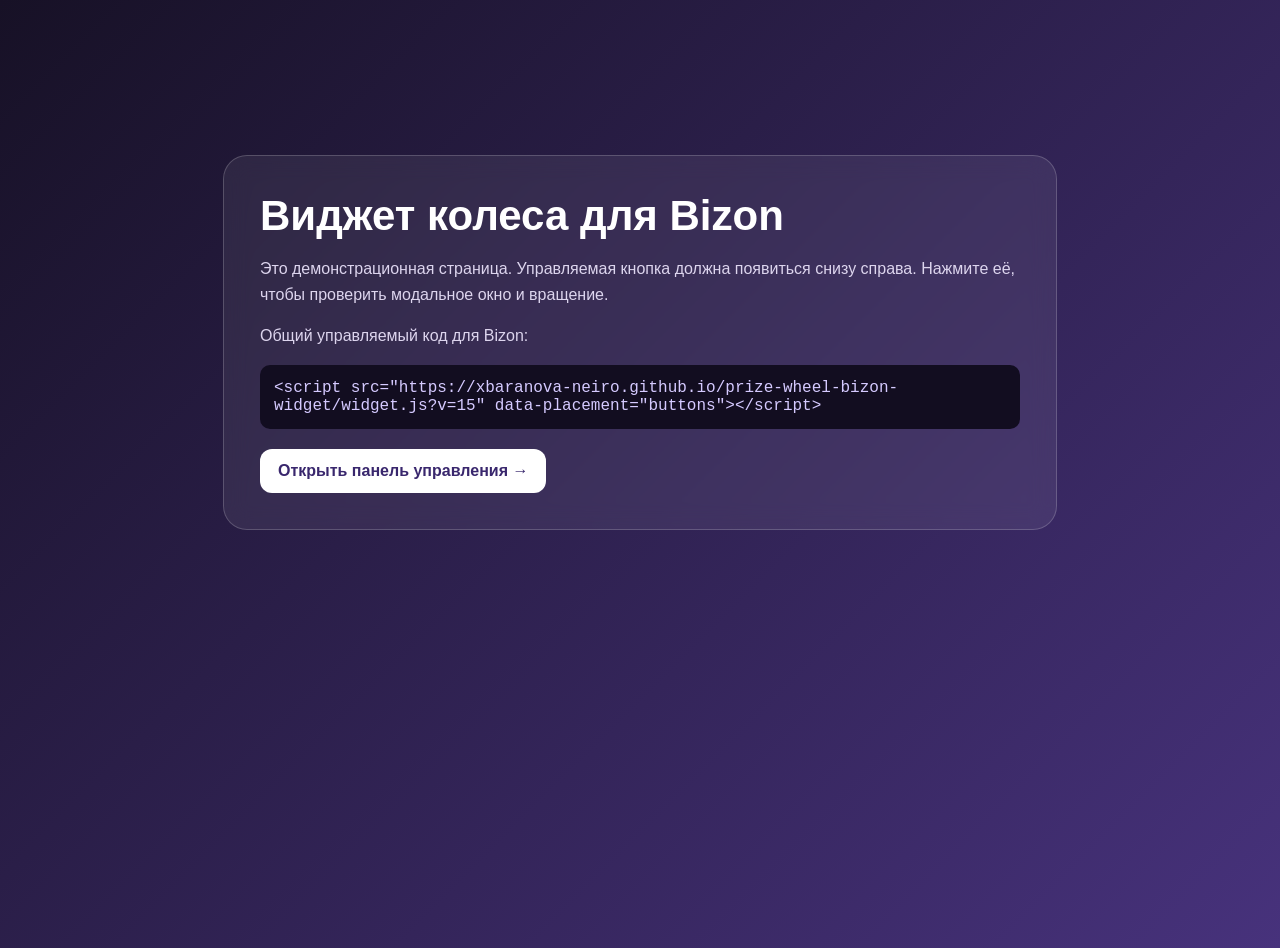
<file: index.html>
<!doctype html><html lang="ru"><head><meta charset="utf-8"><meta name="viewport" content="width=device-width,initial-scale=1"><title>Bizon Prize Wheel Widget</title><style>body{margin:0;min-height:100vh;background:linear-gradient(135deg,#171126,#47327c);color:#fff;font:16px Arial,sans-serif;display:grid;place-items:center;padding:24px}.card{max-width:760px;padding:36px;border:1px solid #ffffff30;border-radius:24px;background:#ffffff12;backdrop-filter:blur(12px)}h1{font-size:42px;margin:0 0 12px}p{line-height:1.6;color:#ddd5ee}code{display:block;padding:14px;border-radius:10px;background:#120d20;overflow:auto;color:#d5caff}.admin{display:inline-flex;margin-top:20px;padding:13px 18px;border-radius:12px;background:#fff;color:#39276d;text-decoration:none;font-weight:800}</style></head><body><main class="card"><h1>Виджет колеса для Bizon</h1><p>Это демонстрационная страница. Управляемая кнопка должна появиться снизу справа. Нажмите её, чтобы проверить модальное окно и вращение.</p><p>Общий управляемый код для Bizon:</p><code>&lt;script src="https://xbaranova-neiro.github.io/prize-wheel-bizon-widget/widget.js?v=15" data-placement="buttons"&gt;&lt;/script&gt;</code><a class="admin" href="admin.html?v=5">Открыть панель управления →</a></main><script src="widget.js?v=15" defer></script></body></html>
</file>
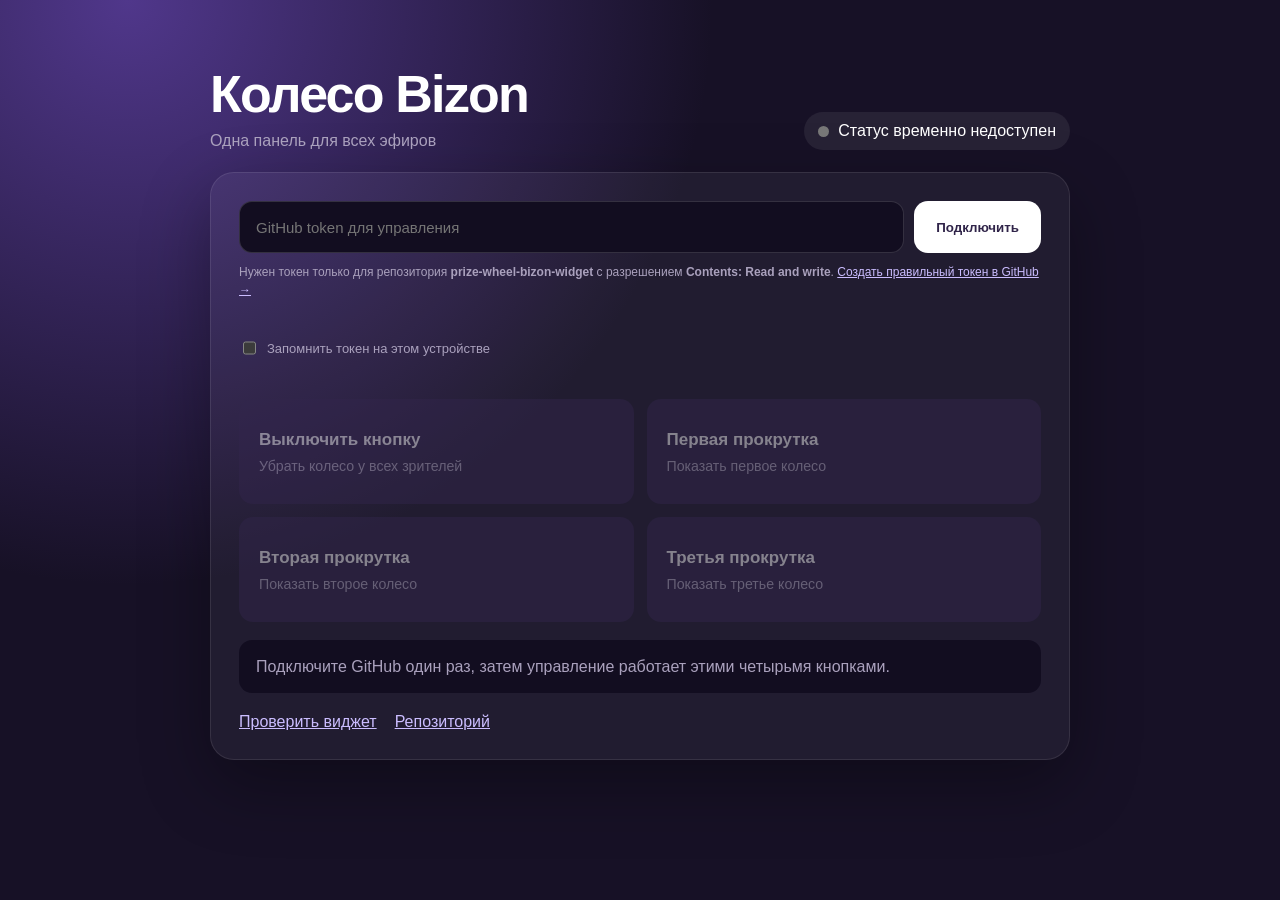
<file: admin.html>
<!doctype html>
<html lang="ru">
<head>
  <meta charset="utf-8">
  <meta name="viewport" content="width=device-width,initial-scale=1">
  <title>Управление колесом Bizon</title>
  <style>
    :root{color-scheme:dark;--bg:#171126;--panel:#241a3b;--muted:#aaa1bd;--purple:#7255ec;--green:#1eae71;--red:#e34e69}*{box-sizing:border-box}body{margin:0;min-height:100vh;padding:24px;background:radial-gradient(circle at 10% 0,#50378b 0,transparent 40%),var(--bg);color:#fff;font:16px Arial,sans-serif}.shell{width:min(860px,100%);margin:40px auto}.top{display:flex;justify-content:space-between;align-items:flex-end;gap:20px;margin-bottom:22px}h1{margin:0;font-size:clamp(30px,6vw,52px);letter-spacing:-1.8px}.subtitle{margin:8px 0 0;color:var(--muted)}.live{display:flex;align-items:center;gap:9px;padding:10px 14px;border-radius:999px;background:#ffffff12;white-space:nowrap}.dot{width:11px;height:11px;border-radius:50%;background:#777}.dot.on{background:#30d88d;box-shadow:0 0 16px #30d88d}.panel{padding:28px;border:1px solid #ffffff18;border-radius:24px;background:#ffffff0c;box-shadow:0 25px 70px #0005}.auth{display:grid;grid-template-columns:1fr auto;gap:10px;margin-bottom:22px}.auth input{min-width:0;height:52px;border:1px solid #ffffff25;border-radius:13px;padding:0 16px;background:#120d20;color:#fff;font-size:15px}.auth button,.state{border:0;border-radius:14px;color:#fff;font-weight:800;cursor:pointer}.auth button{padding:0 22px;background:#fff;color:#302449}.hint{grid-column:1/-1;margin:0;color:var(--muted);font-size:12px;line-height:1.5}.hint a{color:#cbbdff}.grid{display:grid;grid-template-columns:repeat(2,1fr);gap:13px}.state{min-height:105px;padding:18px;text-align:left;background:#33264d;border:2px solid transparent;font-size:17px}.state small{display:block;margin-top:8px;color:#b9b0ca;font-weight:400}.state:hover{transform:translateY(-2px);background:#3d2e5b}.state.active{border-color:#fff;background:linear-gradient(135deg,#7255ec,#5132c3);box-shadow:0 12px 35px #6548e84a}.state.off.active{background:linear-gradient(135deg,#e34e69,#aa2942)}.state:disabled{opacity:.45;cursor:not-allowed;transform:none}.message{min-height:52px;margin:18px 0 0;padding:15px 17px;border-radius:13px;background:#120d20;color:var(--muted);line-height:1.45}.message.ok{color:#8ef0bf}.message.error{color:#ff9caf}.links{display:flex;gap:18px;flex-wrap:wrap;margin-top:20px}.links a{color:#cbbdff}.token-row{display:flex;align-items:center;gap:8px;margin-top:10px;color:var(--muted);font-size:13px}@media(max-width:620px){body{padding:14px}.shell{margin:20px auto}.top{align-items:flex-start;flex-direction:column}.panel{padding:18px}.auth{grid-template-columns:1fr}.auth button{height:48px}.grid{grid-template-columns:1fr}.state{min-height:82px}}
  </style>
</head>
<body>
  <main class="shell">
    <div class="top"><div><h1>Колесо Bizon</h1><p class="subtitle">Одна панель для всех эфиров</p></div><div class="live"><i class="dot"></i><span id="current">Загружаю статус…</span></div></div>
    <section class="panel">
      <div class="auth">
        <input id="token" type="password" autocomplete="off" placeholder="GitHub token для управления">
        <button id="connect" type="button">Подключить</button>
        <p class="hint">Нужен токен только для репозитория <b>prize-wheel-bizon-widget</b> с разрешением <b>Contents: Read and write</b>. <a href="https://github.com/settings/personal-access-tokens/new?name=Prize-Wheel-Panel&description=Control+the+Bizon+prize+wheel&target_name=xbaranova-neiro&expires_in=366&contents=write" target="_blank" rel="noopener">Создать правильный токен в GitHub →</a></p>
        <label class="token-row"><input id="remember" type="checkbox"> Запомнить токен на этом устройстве</label>
      </div>
      <div class="grid">
        <button class="state off" data-state="off" disabled>Выключить кнопку<small>Убрать колесо у всех зрителей</small></button>
        <button class="state" data-state="1" disabled>Первая прокрутка<small>Показать первое колесо</small></button>
        <button class="state" data-state="2" disabled>Вторая прокрутка<small>Показать второе колесо</small></button>
        <button class="state" data-state="3" disabled>Третья прокрутка<small>Показать третье колесо</small></button>
      </div>
      <p class="message" id="message">Подключите GitHub один раз, затем управление работает этими четырьмя кнопками.</p>
      <nav class="links"><a href="./" target="_blank">Проверить виджет</a><a href="https://github.com/xbaranova-neiro/prize-wheel-bizon-widget" target="_blank">Репозиторий</a></nav>
    </section>
  </main>
  <script>
    (()=>{
      'use strict';
      const owner='xbaranova-neiro',repo='prize-wheel-bizon-widget',branch='main';
      const repoApi=`https://api.github.com/repos/${owner}/${repo}`,api=`${repoApi}/contents/config.js`;
      const publicConfig='https://raw.githubusercontent.com/xbaranova-neiro/prize-wheel-bizon-widget/main/config.js',prefix='window.__BIZON_PRIZE_WHEEL_CONFIG__=';
      const tokenInput=document.querySelector('#token'),connect=document.querySelector('#connect'),remember=document.querySelector('#remember'),message=document.querySelector('#message'),current=document.querySelector('#current'),dot=document.querySelector('.dot'),buttons=[...document.querySelectorAll('.state')];
      let token=sessionStorage.getItem('pw-admin-token')||localStorage.getItem('pw-admin-token')||'',config=null,sha='';
      if(token){tokenInput.value=token;remember.checked=!!localStorage.getItem('pw-admin-token');}
      const setMessage=(text,type='')=>{message.textContent=text;message.className='message '+type;};
      const markState=state=>{buttons.forEach(button=>button.classList.toggle('active',button.dataset.state===String(state??'off')));current.textContent=state?`Включена прокрутка №${state}`:'Кнопка выключена';dot.classList.toggle('on',!!state);};
      const enable=value=>buttons.forEach(button=>button.disabled=!value);
      const headers=()=>({'Accept':'application/vnd.github+json','Authorization':`Bearer ${token}`,'X-GitHub-Api-Version':'2022-11-28'});
      const parseConfig=text=>JSON.parse(text.trim().slice(prefix.length).replace(/;$/,''));
      const serializeConfig=value=>prefix+JSON.stringify(value,null,2)+';\n';
      async function readPrivate(){const accessResponse=await fetch(repoApi,{headers:headers(),cache:'no-store'});if(!accessResponse.ok)throw Error(accessResponse.status===401?'Токен не принят GitHub':'Не удалось проверить токен');const access=await accessResponse.json();if(!access.permissions?.push)throw Error('Этот токен умеет только читать. Создайте новый: Repository access — Only select repositories → prize-wheel-bizon-widget; Contents — Read and write.');const response=await fetch(`${api}?ref=${branch}`,{headers:headers(),cache:'no-store'});if(!response.ok)throw Error('Не удалось прочитать конфигурацию репозитория');const data=await response.json();sha=data.sha;config=parseConfig(decodeURIComponent(escape(atob(data.content.replace(/\n/g,'')))));markState(config.activeRound);enable(true);setMessage('Подключено: право на запись проверено. Выберите нужную прокрутку.','ok');}
      async function readPublic(){try{const response=await fetch(`${publicConfig}?v=${Date.now()}`,{cache:'no-store'});if(!response.ok)return;const data=parseConfig(await response.text());markState(data.activeRound);}catch{current.textContent='Статус временно недоступен';}}
      async function save(state){enable(false);setMessage(state?`Включаю прокрутку №${state}…`:'Выключаю кнопку…');try{await readPrivate();config.activeRound=state;for(const key of Object.keys(config.rounds))config.rounds[key].enabled=Number(key)===state;config.version=Number(config.version||0)+1;const content=btoa(unescape(encodeURIComponent(serializeConfig(config))));const response=await fetch(api,{method:'PUT',headers:{...headers(),'Content-Type':'application/json'},body:JSON.stringify({message:`control: set widget to ${state?`round-${state}`:'off'}`,content,sha,branch})});if(!response.ok){const problem=await response.json().catch(()=>({}));throw Error(response.status===403?'GitHub запретил запись: у токена должно быть Contents — Read and write.':response.status===409?'Конфигурация только что изменилась. Нажмите нужную кнопку ещё раз.':`${problem.message||'GitHub не принял изменение'} (${response.status})`);}markState(state);enable(true);setMessage('Готово. Команда отправлена зрителям и применяется в течение нескольких секунд.','ok');}catch(error){setMessage(error.message,'error');enable(true);}}
      connect.addEventListener('click',async()=>{token=tokenInput.value.trim();if(!token)return setMessage('Вставьте GitHub token.','error');sessionStorage.setItem('pw-admin-token',token);if(remember.checked)localStorage.setItem('pw-admin-token',token);else localStorage.removeItem('pw-admin-token');enable(false);setMessage('Проверяю подключение…');try{await readPrivate();}catch(error){setMessage(error.message,'error');enable(false);}});
      buttons.forEach(button=>button.addEventListener('click',()=>save(button.dataset.state==='off'?null:Number(button.dataset.state))));
      readPublic();if(token)readPrivate().catch(error=>setMessage(error.message,'error'));
    })();
  </script>
</body>
</html>
</file>
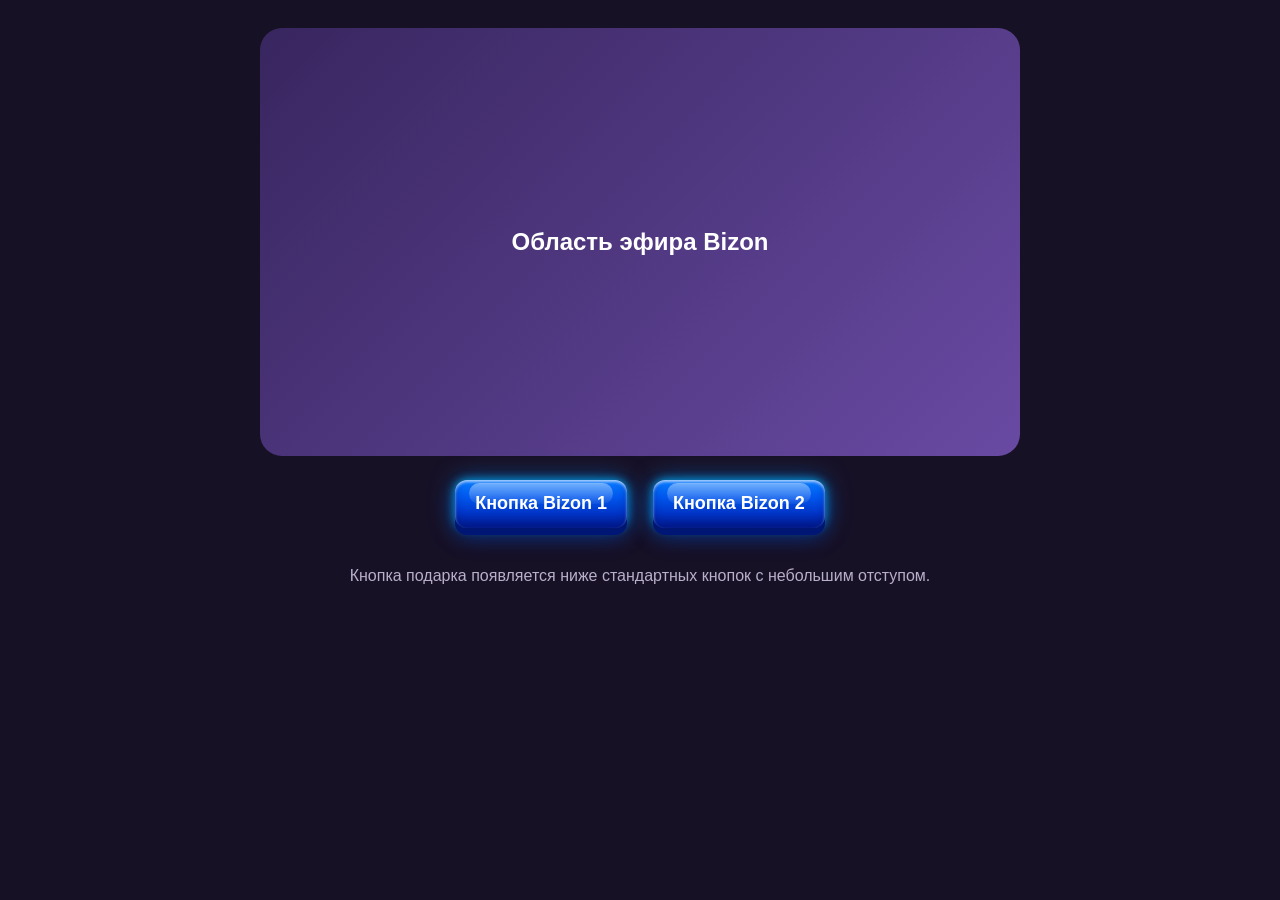
<file: placement-demo.html>
<!doctype html>
<html lang="ru">
<head>
  <meta charset="utf-8">
  <meta name="viewport" content="width=device-width,initial-scale=1">
  <title>Проверка размещения кнопки</title>
  <style>
    *{box-sizing:border-box}body{margin:0;min-height:100vh;padding:28px 14px;background:#171126;color:#fff;font:16px Arial,sans-serif}.room{width:min(760px,100%);margin:auto}.video{aspect-ratio:16/9;display:grid;place-items:center;border-radius:22px;background:linear-gradient(135deg,#38265f,#694aa3);font-size:24px;font-weight:800}.native{display:flex;gap:10px;flex-wrap:wrap;justify-content:center;margin-top:16px}.native button{min-height:48px;padding:10px 20px;border:0;border-radius:12px;background:#fff;color:#3f2c69;font-weight:800}.note{margin-top:28px;color:#b9afca;text-align:center;line-height:1.5}
  </style>
</head>
<body>
  <main class="room">
    <div class="video">Область эфира Bizon</div>
    <div class="native"><button class="btndownload">Кнопка Bizon 1</button><button class="btndownload">Кнопка Bizon 2</button></div>
    <script src="widget.js?v=15" data-placement="buttons"></script>
    <p class="note">Кнопка подарка появляется ниже стандартных кнопок с небольшим отступом.</p>
  </main>
</body>
</html>
</file>
